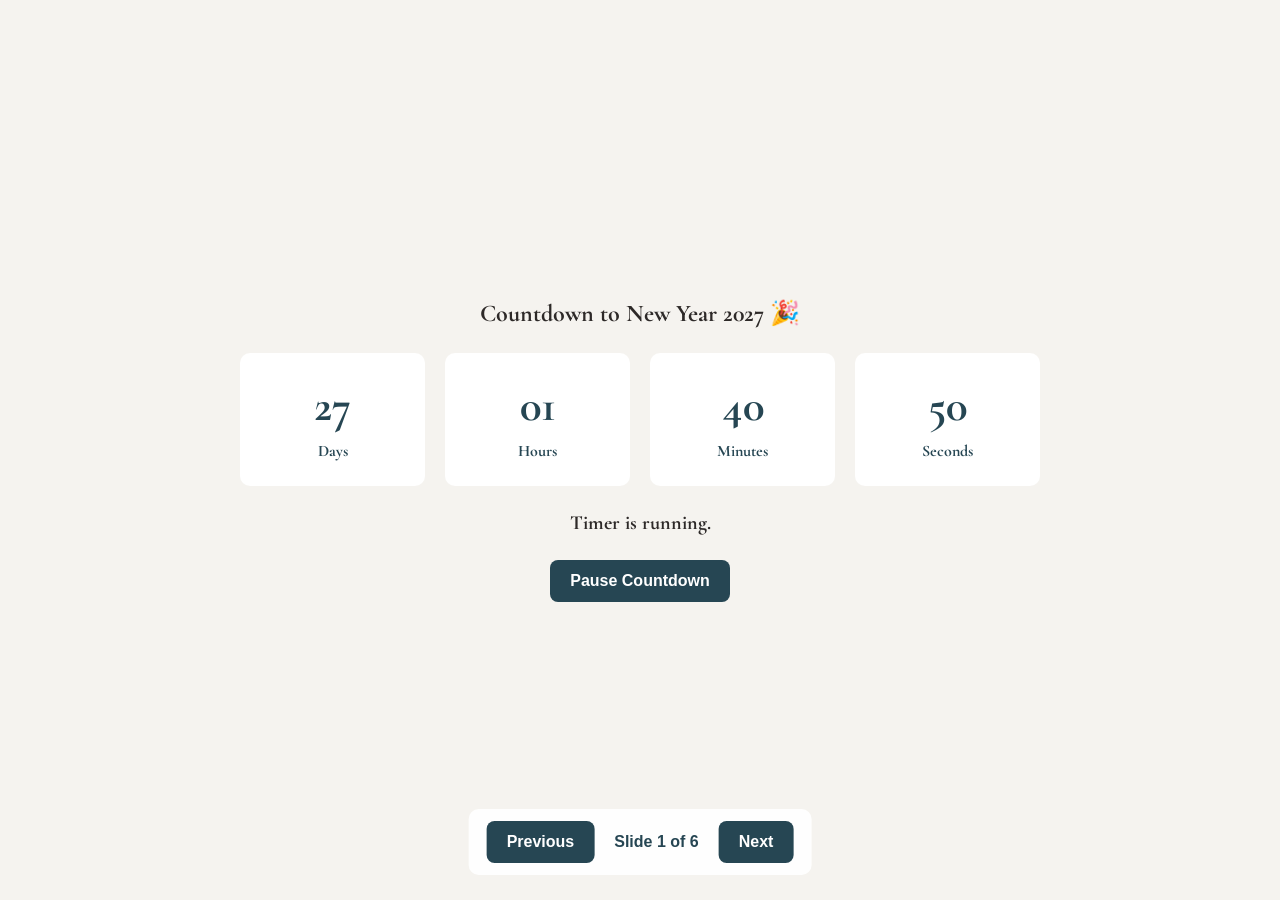
<file: Project-3/index.html>
<!DOCTYPE html>
<html lang="en">
<head>
    <meta charset="UTF-8">
    <meta name="viewport" content="width=device-width, initial-scale=1.0">
    <title>Countdown & Quotes Application</title>

    <link rel="preconnect" href="https://fonts.googleapis.com">
    <link rel="preconnect" href="https://fonts.gstatic.com" crossorigin>

    <link href="https://fonts.googleapis.com/css2?family=Cormorant+Garamond:wght@300;400;500&display=swap" rel="stylesheet">

    <link rel="stylesheet" href="./style.css">
</head>
<body>

    <div class="slides-container" id="slidesContainer">

        <!-- Countdown Slide -->
        <section class="slide countdown-slide">
            <h1>Countdown to New Year 2027 🎉</h1>

            <div class="timer">
                <div>
                    <span id="days">00</span>
                    <p>Days</p>
                </div>

                <div>
                    <span id="hours">00</span>
                    <p>Hours</p>
                </div>

                <div>
                    <span id="minutes">00</span>
                    <p>Minutes</p>
                </div>

                <div>
                    <span id="seconds">00</span>
                    <p>Seconds</p>
                </div>
            </div>

            <p id="countdownStatus">Timer is running.</p>

            <button id="toggleCountdown">
                Pause Countdown
            </button>
        </section>

        <!-- Quotes will be added dynamically here -->

    </div>

    <div class="controls">
        <button id="prevSlide">Previous</button>

        <span id="slideCounter">
            Slide 1 of 1
        </span>

        <button id="nextSlide">Next</button>
    </div>

    <div class="modal" id="welcomeModal">
        <div class="modal-box">

            <button
                id="closeModal"
                aria-label="Close Modal"
            >
                &times;
            </button>

            <h2>Welcome to Countdown & Quotes App 🚀</h2>

            <p>
                Stay motivated and enjoy each slide!
            </p>

        </div>
    </div>

    <script src="./java.js"></script>

</body>
</html>
</file>
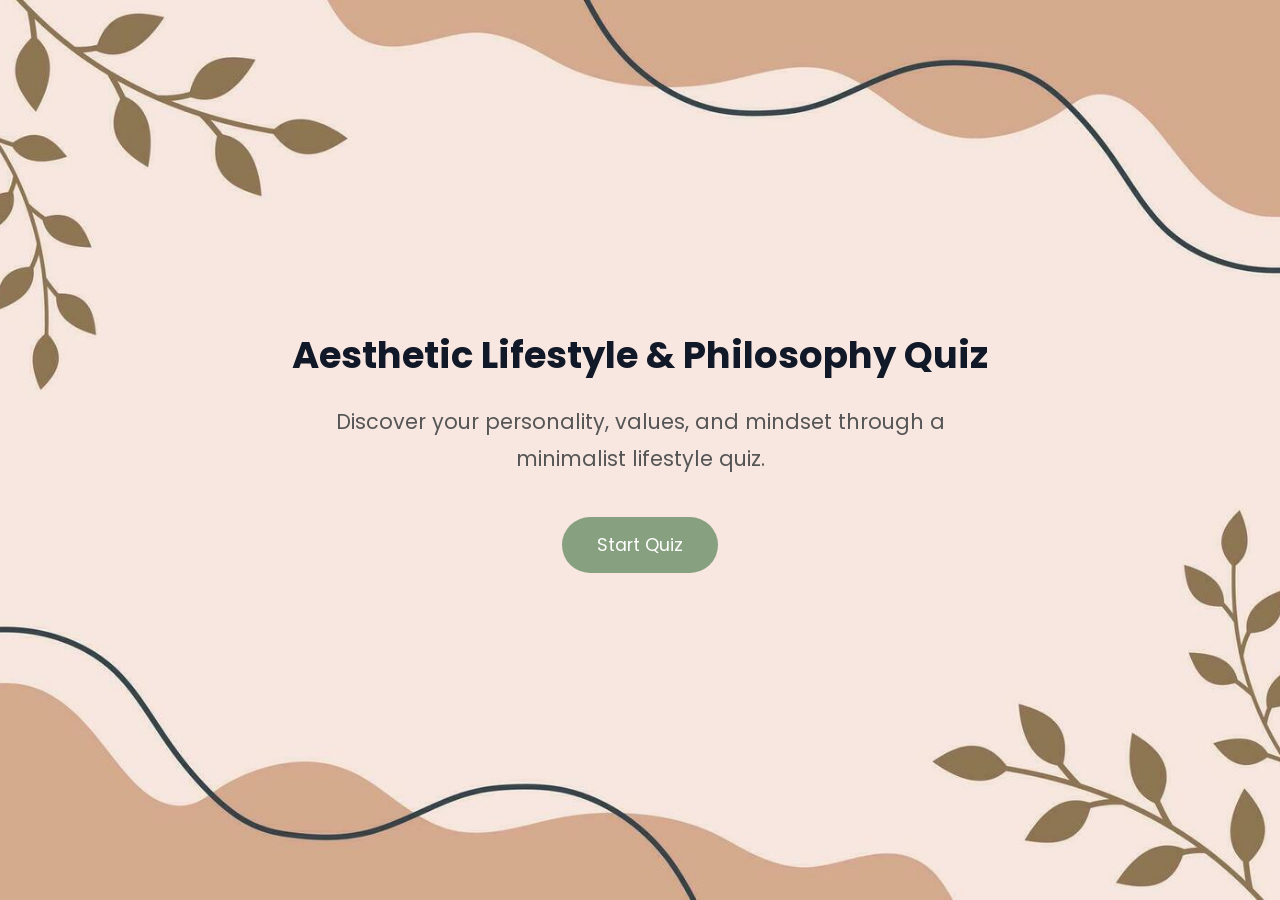
<file: Project-4/index.html>
<!DOCTYPE html>
<html lang="en">
<head>
    <meta charset="UTF-8">
    <meta name="viewport" content="width=device-width, initial-scale=1.0">
    <title>Aesthetic Lifestyle Quiz</title>
    <link rel="stylesheet" href="style.css">
    <link rel="stylesheet" href="https://cdnjs.cloudflare.com/ajax/libs/font-awesome/6.7.2/css/all.min.css">
</head>
    <body>
        <!-- START PAGE -->
        <div class="start-screen" id="startScreen">
            <h1>Aesthetic Lifestyle & Philosophy Quiz</h1>

            <p>
                Discover your personality,
                values, and mindset through a minimalist lifestyle quiz.
            </p>

            <button id="startBtn">Start Quiz</button>
        </div>

        <!-- QUIZ PAGE -->
        <div class="quiz-container hidden" id="quizContainer">

            <div class="top-bar">
                <h2>Aesthetic Lifestyle Quiz</h2>

                <div class="timer">
                    <i class="fa-solid fa-hourglass-half"></i>
                    <span id="time">10</span>s
                </div>
            </div>

            <div class="progress">
                <div class="progress-bar"></div>
            </div>

            <h1 id="question"></h1>

            <div class="options">
                <button class="option" onclick="selectAnswer(0)">
                    <div class="letter">A</div>
                    <div class="text" id="option0"></div>
                </button>

                <button class="option" onclick="selectAnswer(1)">
                    <div class="letter">B</div>
                    <div class="text" id="option1"></div>
                </button>

                <button class="option" onclick="selectAnswer(2)">
                    <div class="letter">C</div>
                    <div class="text" id="option2"></div>
                </button>

                <button class="option" onclick="selectAnswer(3)">
                    <div class="letter">D</div>
                    <div class="text" id="option3"></div>
                </button>
            </div>

            <div class="bottom-section">
                <p id="questionCount"></p>

                <button id="nextBtn">Next <i class="fa-solid fa-arrow-right"></i></button>
            </div>
        </div>

        <script src="script.js"></script>
    </body>
</html>
</file>
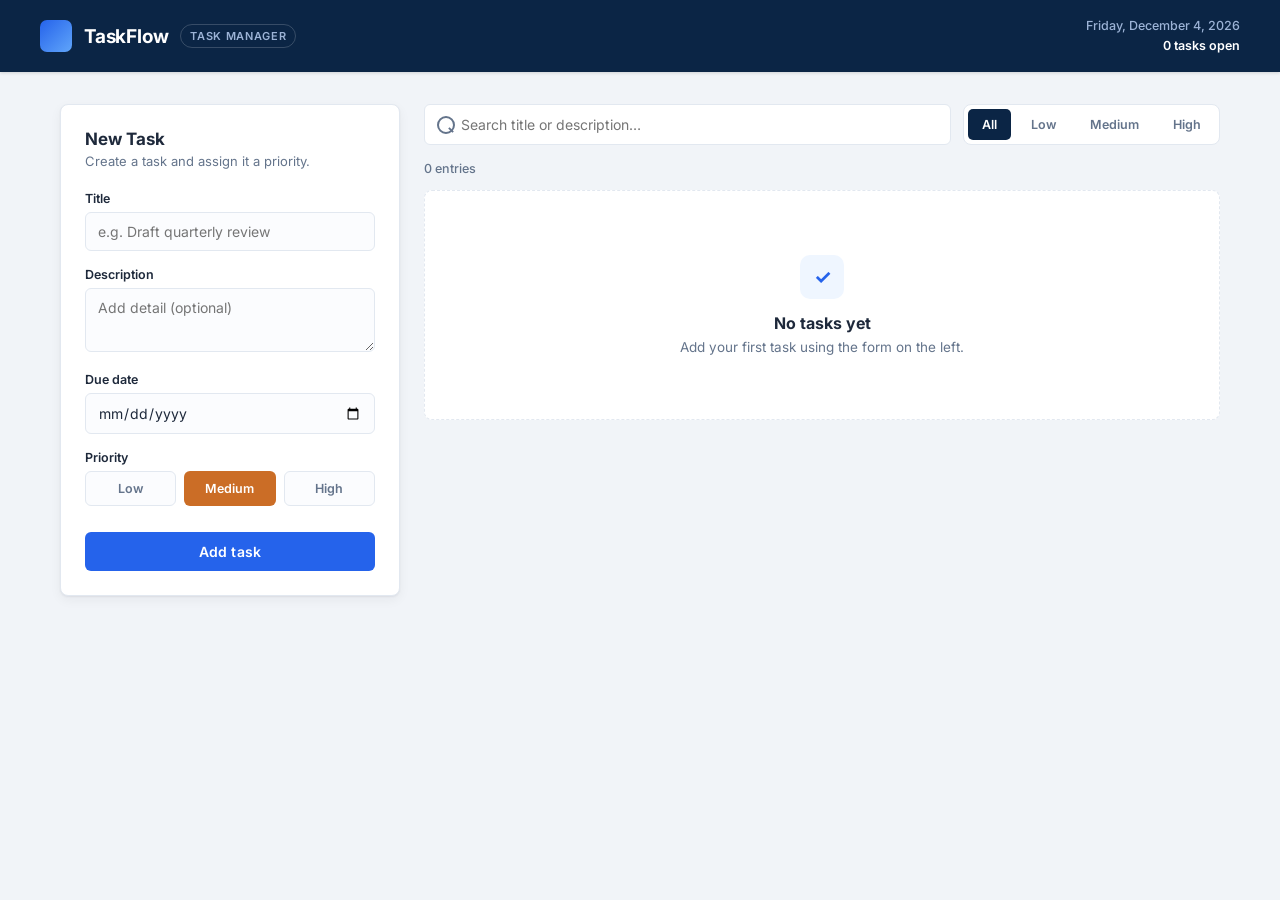
<file: Task Manager/index.html>
<!DOCTYPE html>
<html lang="en">

<head>
    <meta charset="UTF-8">
    <meta name="viewport" content="width=device-width, initial-scale=1.0">
    <title>TaskFlow — Task Manager</title>
    <link rel="preconnect" href="https://fonts.googleapis.com">
    <link href="https://fonts.googleapis.com/css2?family=Inter:wght@400;500;600;700&display=swap" rel="stylesheet">
    <link rel="stylesheet" href="https://cdn.jsdelivr.net/npm/bootstrap-icons@1.13.1/font/bootstrap-icons.min.css">
    <link rel="stylesheet" href="style.css">
</head>

<body>

    <header class="masthead">
        <div class="masthead-left">
            <h1>TaskFlow</h1>
            <span class="masthead-tag">Task Manager</span>
        </div>
        <div class="masthead-meta">
            <div id="todayDate"></div>
            <div id="openCount">0 tasks open</div>
        </div>
    </header>

    <main>
        <!-- FORM -->
        <section class="card-form">
            <h2 id="formHeading">New Task</h2>
            <p class="form-sub" id="formSub">Create a task and assign it a priority.</p>

            <form id="taskForm" novalidate>
                <input type="hidden" id="taskId">

                <div class="field">
                    <label for="title">Title</label>
                    <input type="text" id="title" placeholder="e.g. Draft quarterly review" autocomplete="off">
                    <div class="field-error" id="titleError">Title is required.</div>
                </div>

                <div class="field">
                    <label for="description">Description</label>
                    <textarea id="description" placeholder="Add detail (optional)"></textarea>
                </div>

                <div class="field">
                    <label for="dueDate">Due date</label>
                    <input type="date" id="dueDate">
                    <div class="field-error" id="dueDateError">Due date is required.</div>
                </div>

                <div class="field">
                    <label>Priority</label>
                    <div class="priority-picker">
                        <input type="radio" name="priority" id="p-low" value="low">
                        <label for="p-low">Low</label>
                        <input type="radio" name="priority" id="p-medium" value="medium" checked>
                        <label for="p-medium">Medium</label>
                        <input type="radio" name="priority" id="p-high" value="high">
                        <label for="p-high">High</label>
                    </div>
                </div>

                <div class="form-actions">
                    <button type="submit" class="btn-primary" id="submitBtn">Add task</button>
                    <button type="button" class="btn-ghost" id="cancelEditBtn" style="display:none;">Cancel</button>
                </div>
            </form>
        </section>

        <!-- LIST -->
        <section>
            <div class="toolbar">
                <div class="search-box">
                    <input type="text" id="searchInput" placeholder="Search title or description…">
                </div>
                <div class="chip-group" id="filterChips">
                    <button class="chip active" data-filter="all">All</button>
                    <button class="chip" data-filter="low">Low</button>
                    <button class="chip" data-filter="medium">Medium</button>
                    <button class="chip" data-filter="high">High</button>
                </div>
            </div>

            <p class="count-line" id="countLine">0 entries</p>

            <div id="taskList"></div>
        </section>
    </main>

    <div class="toast" id="toast"></div>

    <script src="script.js"></script>

</body>

</html>
</file>
<file: Project-3/style.css>
*{
    margin:0;
    padding:0;
    box-sizing:border-box;
}

body{
    font-family:Arial,sans-serif;
    overflow:hidden;
    background:#111827;
}

.slides-container{
    display:flex;
    height:100vh;
    transition:transform .6s ease-in-out;
}

.slide{
    width:100vw;
    height:100vh;
    flex-shrink:0;

    display:flex;
    flex-direction:column;
    justify-content:center;
    align-items:center;

    gap:25px;
    padding:30px;
    text-align:center;
}

.countdown-slide{
    background:#f5f3ef;
    color:#2d2928;
    font-family:"Cormorant Garamond",serif;
}

.quote-slide{
    min-height:100vh;

    display:flex;
    justify-content:center;
    align-items:center;

    overflow:hidden;

    background:
    radial-gradient(
    circle at 25% 45%,
    rgba(58,74,108,.9) 0%,
    rgba(58,74,108,0) 30%
    ),

    radial-gradient(
    circle at 75% 55%,
    rgba(130,145,165,.45) 0%,
    rgba(130,145,165,0) 45%
    ),

    linear-gradient(
    145deg,
    #394b68 0%,
    #465a79 35%,
    #7d8ea3 65%,
    #c9c8c4 82%,
    #ead6bc 100%
    );
}

.quote-box{
    width:540px;
    height:540px;

    border-radius:50%;

    display:flex;
    justify-content:center;
    align-items:center;

    text-align:center;
    padding:45px;
}

.quote-box p{
    color:#f4ece5;
    font-family:Georgia,"Times New Roman",serif;
    font-size:22px;
    font-style:italic;
}

.timer{
    display:grid;
    grid-template-columns:repeat(4,1fr);
    gap:20px;

    width:80%;
    max-width:800px;
}

.timer div{
    background:white;
    color:#264653;

    padding:25px;
    border-radius:10px;
}

.timer span{
    font-size:45px;
    font-weight:bold;
}

.timer p{
    margin-top:8px;
    font-weight:bold;
}

button{
    border:none;
    border-radius:8px;

    padding:12px 20px;

    background:#264653;
    color:white;

    font-size:16px;
    font-weight:bold;

    cursor:pointer;
}

button:hover{
    background:#374151;
}

#countdownStatus{
    font-size:20px;
    font-weight:bold;
}

.controls{
    position:fixed;

    bottom:25px;
    left:50%;

    transform:translateX(-50%);

    display:flex;
    gap:20px;
    align-items:center;

    background:rgba(255,255,255,.9);

    padding:12px 18px;
    border-radius:10px;
}

#slideCounter{
    font-weight:bold;
    color:#264653;
}

.modal{
    display:none;

    position:fixed;
    inset:0;

    background:rgba(0,0,0,.65);

    justify-content:center;
    align-items:center;

    z-index:10;
}

.modal.show{
    display:flex;
}

.modal-box{
    position:relative;

    width:90%;
    max-width:420px;

    background:white;

    padding:35px;
    border-radius:10px;

    text-align:center;
}

.modal-box h2{
    margin-bottom:15px;
}

#closeModal{
    position:absolute;
    top:10px;
    right:10px;

    padding:6px 12px;
}

@media(max-width:700px){

    .timer{
        grid-template-columns:repeat(2,1fr);
        width:100%;
    }

    .quote-box{
        width:90vw;
        height:90vw;

        max-width:350px;
        max-height:350px;
    }

    .quote-box p{
        font-size:18px;
    }

    .controls{
        width:95%;
        gap:10px;
    }
}
</file>
<file: Project-4/style.css>
@import url('https://fonts.googleapis.com/css2?family=Poppins:wght@300;400;500;600;700&display=swap');

*{
    margin: 0;
    padding: 0;
    box-sizing: border-box;
    font-family: var(--font);
}

:root{
    --primary:#87a07f;
    --secondary:#8e8f81;
    --white:#fff;
    --black:#111827;
    --gray:#555;
    --light:#e7dfd5;
    --radius:40px;
    --transition:.3s ease;
    --font:'Poppins', sans-serif;
}



body{
    min-height: 100vh;
    display: flex;
    justify-content: center;
    align-items: center;
    padding: 30px;
    background:#d7d0c6;
    background-image: url('./quiz_bg.jpg');
    background-position: center;
    background-size: cover;
    background-repeat: no-repeat;
}

.start-screen{
    max-width: 700px;
    text-align: center;
}

.start-screen h1{
    font-size: 37px;
    color: var(--black);
    margin-bottom: 20px;
}

.start-screen p{
    font-size: 1.3rem;
    color: var(--gray);
    line-height: 1.8;
    margin-bottom: 40px
}

.hidden{
    display: none;
}

button{
    border: none;
    outline: none;
    cursor: pointer;
    font-size: 1.2rem;
    transition: var(--transition);
}

#startBtn,
#nextBtn,
.restart{
    background: var(--primary);
    color: var(--white);
    padding: 15px 35px;
    border-radius: var(--radius);
    font-size: 1.1rem;
}

#startBtn:hover,
#nextBtn:hover,
.restart:hover{
    opacity: .9;
    transform: translateY(-2px);
}

.quiz-container{
    width: 100%;
    max-width: 800px;
    padding: 50px;
}

.top-bar{
    display: flex;
    justify-content: space-between;
    align-items: center;
    margin-bottom: 25px;
}

.timer{
    font-size: 20px;
    background: var(--white);
    padding: 12px 24px;
    border-radius: var(--radius);
    font-weight: 600;
}

.progress{
    width: 100%;
    height: 12px;
    background: var(--light);
    border-radius: 30px;
    overflow: hidden;
    margin-bottom: 50px;
}

.progress-bar{
    width: 0;
    height: 100%;
    background: var(--primary);
    transition:width .4s ease;
}

#question{
    font-size: 2.2rem;
    color: var(--black);
    margin-bottom: 40px;
}

.options{
    display: flex;
    flex-direction: column;
    gap: 20px;
}

.option{
    font-size: 1.3rem;
    display: flex;
    align-items: center;
    gap: 15px;
    background: none;
    transition: .3s;
}

.letter{
    width: 50px;
    height: 50px;
    border-radius: 50%;
    background: var(--secondary);
    color: var(--white);
    display: flex;
    justify-content: center;
    align-items: center;
    font-weight: 600;
    transition: background .3s,color .3s,transform .3s;
}

.text{
    font-family: var(--font);
    flex: 1;
    font-size: 1.1rem;
    background: var(--white);
    padding: 18px 25px;
    border-radius: var(--radius);
    font-weight: 500;
    transition: background .3s,color .3s,transform .3s;
}


.option.correct .text{
    background:#83d285;
    color: var(--black);
}

.option.correct .letter{
    background:#83d285;
    color: var(--black);
}

.option.wrong .text{
    background:#ef8d8b;
    color: var(--black);
}

.option.wrong .letter{
    background:#ef8d8b;
    color: var(--black);
}

.option:disabled{
    cursor: not-allowed;
    opacity: .9;
}

.bottom-section{
    display: flex;
    justify-content: space-between;
    align-items: center;
    margin-top: 40px;
}

#questionCount{
    font-size: 1rem;
    color: #666;
    font-weight: 600;
}

.result{
    text-align: center;
}

.result h2{
    font-size: 2.8rem;
    margin-bottom: 20px;
}

.result h1{
    font-size: 4rem;
    margin-bottom: 25px;
}

.result p{
    font-size: 1.3rem;
    margin-bottom: 15px;
}
@media(max-width:768px){

    .quiz-container{
        padding: 25px;
    }

    #question{
        font-size: 2rem;
    }

    .top-bar,
    .bottom-section{
        flex-direction: column;
        gap: 20px;
    }
}
</file>
<file: Task Manager/style.css>
:root {
    --navy: #0B2545;
    --navy-light: #13315C;
    --blue: #2563EB;
    --blue-dark: #1D4ED8;
    --ink: #1E293B;
    --ink-soft: #64748B;
    --bg: #F1F4F8;
    --card: #FFFFFF;
    --line: #E2E8F0;
    --low: #15803D;
    --medium: #cb6d26;
    --high: #e12828;
    --low-bg: #DCFCE7;
    --medium-bg: #FEF3C7;
    --high-bg: #FEE2E2;
    --shadow: 0 1px 2px rgba(15, 23, 42, 0.06), 0 4px 12px rgba(15, 23, 42, 0.05);
    --radius: 8px;
}

* {
    box-sizing: border-box;
}

body {
    margin: 0;
    background: var(--bg);
    color: var(--ink);
    font-family: 'Inter', -apple-system, BlinkMacSystemFont, sans-serif;
    min-height: 100vh;
    -webkit-font-smoothing: antialiased;
}

header.masthead {
    background: var(--navy);
    padding: 0 40px;
    display: flex;
    align-items: center;
    justify-content: space-between;
    flex-wrap: wrap;
    gap: 16px;
    height: 72px;
    box-shadow: 0 1px 3px rgba(0, 0, 0, 0.15);
}
.masthead-left {
    display: flex;
    align-items: center;
    gap: 12px;
}

.masthead-left::before {
    content: "";
    width: 32px;
    height: 32px;
    border-radius: 7px;
    background: linear-gradient(135deg, var(--blue), #60A5FA);
    flex-shrink: 0;
} 

h1 {
    font-family: 'Inter', sans-serif;
    font-weight: 700;
    font-size: 19px;
    letter-spacing: -0.01em;
    margin: 0;
    color: #fff;
}

.masthead-tag {
    font-size: 11px;
    font-weight: 600;
    letter-spacing: 0.06em;
    text-transform: uppercase;
    color: #9CB3D6;
    border: 1px solid rgba(255, 255, 255, 0.18);
    padding: 4px 9px;
    border-radius: 20px;
}

.masthead-meta {
    font-size: 12.5px;
    color: #9CB3D6;
    text-align: right;
    line-height: 1.6;
    font-weight: 500;
}

.masthead-meta #openCount {
    color: #fff;
    font-weight: 600;
}

main {
    max-width: 1240px;
    margin: 0 auto;
    padding: 32px 40px 80px;
    display: grid;
    grid-template-columns: 340px 1fr;
    gap: 24px;
    align-items: flex-start;
}

@media (max-width: 860px) {
    main {
        grid-template-columns: 1fr;
    }

    header.masthead {
        padding: 0 20px;
        height: auto;
        padding-top: 16px;
        padding-bottom: 16px;
    }

    main {
        padding: 24px 20px 60px;
    }
}

.card-form {
    background: var(--card);
    border: 1px solid var(--line);
    border-radius: var(--radius);
    box-shadow: var(--shadow);
    padding: 24px;
    position: sticky;
    top: 24px;
}

.card-form h2 {
    font-family: 'Inter', sans-serif;
    font-weight: 700;
    font-size: 17px;
    margin: 0 0 4px;
    color: var(--ink);
}

.form-sub {
    font-size: 13px;
    color: var(--ink-soft);
    margin: 0 0 22px;
}

.field {
    margin-bottom: 16px;
}

.field label {
    display: block;
    font-size: 12.5px;
    font-weight: 600;
    color: var(--ink);
    margin-bottom: 6px;
}

.field input[type="text"],
.field textarea,
.field input[type="date"],
.field select {
    width: 100%;
    font-family: 'Inter', sans-serif;
    font-size: 14px;
    padding: 10px 12px;
    border: 1px solid var(--line);
    border-radius: 6px;
    background: #FBFCFE;
    color: var(--ink);
    outline: none;
    transition: border-color .15s ease, box-shadow .15s ease, background .15s ease;
}

.field input:focus,
.field textarea:focus,
.field select:focus {
    border-color: var(--blue);
    background: #fff;
    box-shadow: 0 0 0 3px rgba(37, 99, 235, 0.12);
}

.field input.err,
.field textarea.err {
    border-color: var(--high);
    background: var(--high-bg);
}

.field input.err:focus,
.field textarea.err:focus {
    box-shadow: 0 0 0 3px rgba(185, 28, 28, 0.12);
}

.field-error {
    font-size: 12px;
    color: var(--high);
    margin-top: 5px;
    display: none;
    font-weight: 500;
}

.field-error.show {
    display: block;
}

.field textarea {
    resize: vertical;
    min-height: 64px;
}

.priority-picker {
    display: flex;
    gap: 8px;
}

.priority-picker input {
    display: none;
}

.priority-picker label {
    flex: 1;
    text-align: center;
    padding: 9px 0;
    font-size: 12.5px;
    font-weight: 600;
    border: 1px solid var(--line);
    border-radius: 6px;
    cursor: pointer;
    color: var(--ink-soft);
    background: #FBFCFE;
    transition: all .15s ease;
}

.priority-picker input:checked+label {
    color: #fff;
    border-color: transparent;
}

.priority-picker input#p-low:checked+label {
    background: var(--low);
}

.priority-picker input#p-medium:checked+label {
    background: var(--medium);
}

.priority-picker input#p-high:checked+label {
    background: var(--high);
}

.form-actions {
    display: flex;
    gap: 10px;
    margin-top: 20px;
}

button {
    font-family: 'Inter', sans-serif;
    cursor: pointer;
    border: none;
    border-radius: 6px;
}

.btn-primary {
    flex: 1;
    background: var(--blue);
    color: #fff;
    font-size: 14px;
    font-weight: 600;
    padding: 11px 0;
    letter-spacing: 0.01em;
    transition: background .15s ease, transform .05s ease;
}

.btn-primary:hover {
    background: var(--blue-dark);
}

.btn-primary:active {
    transform: translateY(1px);
}

.btn-ghost {
    background: #fff;
    border: 1px solid var(--line);
    color: var(--ink-soft);
    font-size: 14px;
    font-weight: 600;
    padding: 11px 16px;
}

.btn-ghost:hover {
    border-color: var(--ink-soft);
    color: var(--ink);
    background: #F8FAFC;
}

.toolbar {
    display: flex;
    align-items: center;
    gap: 12px;
    flex-wrap: wrap;
    margin-bottom: 16px;
}

.search-box {
    flex: 1;
    min-width: 180px;
    position: relative;
}

.search-box input {
    width: 100%;
    padding: 11px 14px 11px 36px;
    border: 1px solid var(--line);
    border-radius: 6px;
    background: var(--card);
    font-size: 14px;
    font-family: 'Inter', sans-serif;
    outline: none;
    transition: border-color .15s ease, box-shadow .15s ease;
}

.search-box input:focus {
    border-color: var(--blue);
    box-shadow: 0 0 0 3px rgba(37, 99, 235, 0.12);
}

.search-box::before {
    content: "";
    position: absolute;
    left: 13px;
    top: 50%;
    width: 14px;
    height: 14px;
    margin-top: -9px;
    border: 2px solid var(--ink-soft);
    border-radius: 50%;
    pointer-events: none;
}

.search-box::after {
    content: "";
    position: absolute;
    left: 24px;
    top: 50%;
    margin-top: 4px;
    width: 6px;
    height: 2px;
    background: var(--ink-soft);
    transform: rotate(45deg);
    pointer-events: none;
}

.chip-group {
    display: flex;
    gap: 6px;
    background: #fff;
    padding: 4px;
    border: 1px solid var(--line);
    border-radius: 8px;
}

.chip {
    font-family: 'Inter', sans-serif;
    font-size: 12.5px;
    padding: 8px 14px;
    background: transparent;
    border: none;
    color: var(--ink-soft);
    border-radius: 5px;
    font-weight: 600;
}

.chip:hover {
    color: var(--ink);
    background: #F1F5F9;
}

.chip.active {
    background: var(--navy);
    color: #fff;
}

.count-line {
    font-size: 12.5px;
    color: var(--ink-soft);
    margin: 0 0 14px;
    font-weight: 500;
}

#taskList {
    display: flex;
    flex-direction: column;
    gap: 10px;
}

.task-card {
    display: flex;
    background: var(--card);
    border: 1px solid var(--line);
    border-radius: var(--radius);
    box-shadow: var(--shadow);
    overflow: hidden;
    animation: rise .2s ease;
    transition: border-color .15s ease;
}

.task-card:hover {
    border-color: #C7D2E0;
}

@keyframes rise {
    from {
        opacity: 0;
        transform: translateY(4px);
    }

    to {
        opacity: 1;
        transform: translateY(0);
    }
}

.task-tab {
    width: 5px;
    flex-shrink: 0;
}

.task-tab.low {
    background: var(--low);
}

.task-tab.medium {
    background: var(--medium);
}

.task-tab.high {
    background: var(--high);
}

.task-body {
    padding: 16px 20px;
    flex: 1;
    min-width: 0;
}

.task-top {
    display: flex;
    justify-content: space-between;
    align-items: flex-start;
    gap: 12px;
}

.task-title {
    font-family: 'Inter', sans-serif;
    font-size: 15.5px;
    font-weight: 700;
    margin: 0;
    color: var(--ink);
    word-break: break-word;
}

.task-title.done {
    text-decoration: line-through;
    color: var(--ink-soft);
}

.task-desc {
    font-size: 13.5px;
    color: var(--ink-soft);
    margin: 6px 0 0;
    line-height: 1.5;
    word-break: break-word;
}

.task-meta {
    display: flex;
    gap: 8px;
    margin-top: 12px;
    flex-wrap: wrap;
    align-items: center;
}

.badge {
    font-family: 'Inter', sans-serif;
    font-size: 11.5px;
    font-weight: 600;
    padding: 4px 10px;
    border-radius: 20px;
    text-transform: capitalize;
}

.badge.low {
    background: var(--low-bg);
    color: var(--low);
}

.badge.medium {
    background: var(--medium-bg);
    color: var(--medium);
}

.badge.high {
    background: var(--high-bg);
    color: var(--high);
}

.badge.due {
    background: #F1F5F9;
    color: var(--ink-soft);
    border: 1px solid var(--line);
}

.badge.due.overdue {
    background: var(--high-bg);
    color: var(--high);
    border-color: transparent;
}

.task-actions {
    display: flex;
    gap: 6px;
    flex-shrink: 0;
}

.icon-btn {
    background: #fff;
    border: 1px solid var(--line);
    width: 30px;
    height: 30px;
    border-radius: 6px;
    display: flex;
    align-items: center;
    justify-content: center;
    color: var(--ink-soft);
    transition: all .15s ease;
}

.icon-btn:hover {
    border-color: var(--blue);
    color: var(--blue);
    background: #EFF6FF;
}

.icon-btn.delete:hover {
    border-color: var(--high);
    color: var(--high);
    background: var(--high-bg);
}

.empty-state {
    text-align: center;
    padding: 64px 20px;
    border: 1px dashed var(--line);
    border-radius: var(--radius);
    background: var(--card);
}

.empty-state .glyph {
    width: 44px;
    height: 44px;
    margin: 0 auto 14px;
    border-radius: 10px;
    background: #EFF6FF;
    color: var(--blue);
    font-size: 20px;
    font-weight: 700;
    display: flex;
    align-items: center;
    justify-content: center;
}

.empty-state h3 {
    font-family: 'Inter', sans-serif;
    font-size: 16px;
    font-weight: 700;
    margin: 0 0 6px;
    color: var(--ink);
}

.empty-state p {
    font-size: 13.5px;
    color: var(--ink-soft);
    margin: 0;
}

.toast {
    position: fixed;
    bottom: 24px;
    left: 50%;
    transform: translateX(-50%) translateY(20px);
    background: var(--navy);
    color: #fff;
    font-size: 13px;
    font-weight: 500;
    padding: 11px 18px;
    border-radius: 6px;
    opacity: 0;
    pointer-events: none;
    transition: opacity .2s ease, transform .2s ease;
    z-index: 50;
    box-shadow: 0 8px 24px rgba(0, 0, 0, 0.2);
}

.toast.show {
    opacity: 1;
    transform: translateX(-50%) translateY(0);
}
</file>
